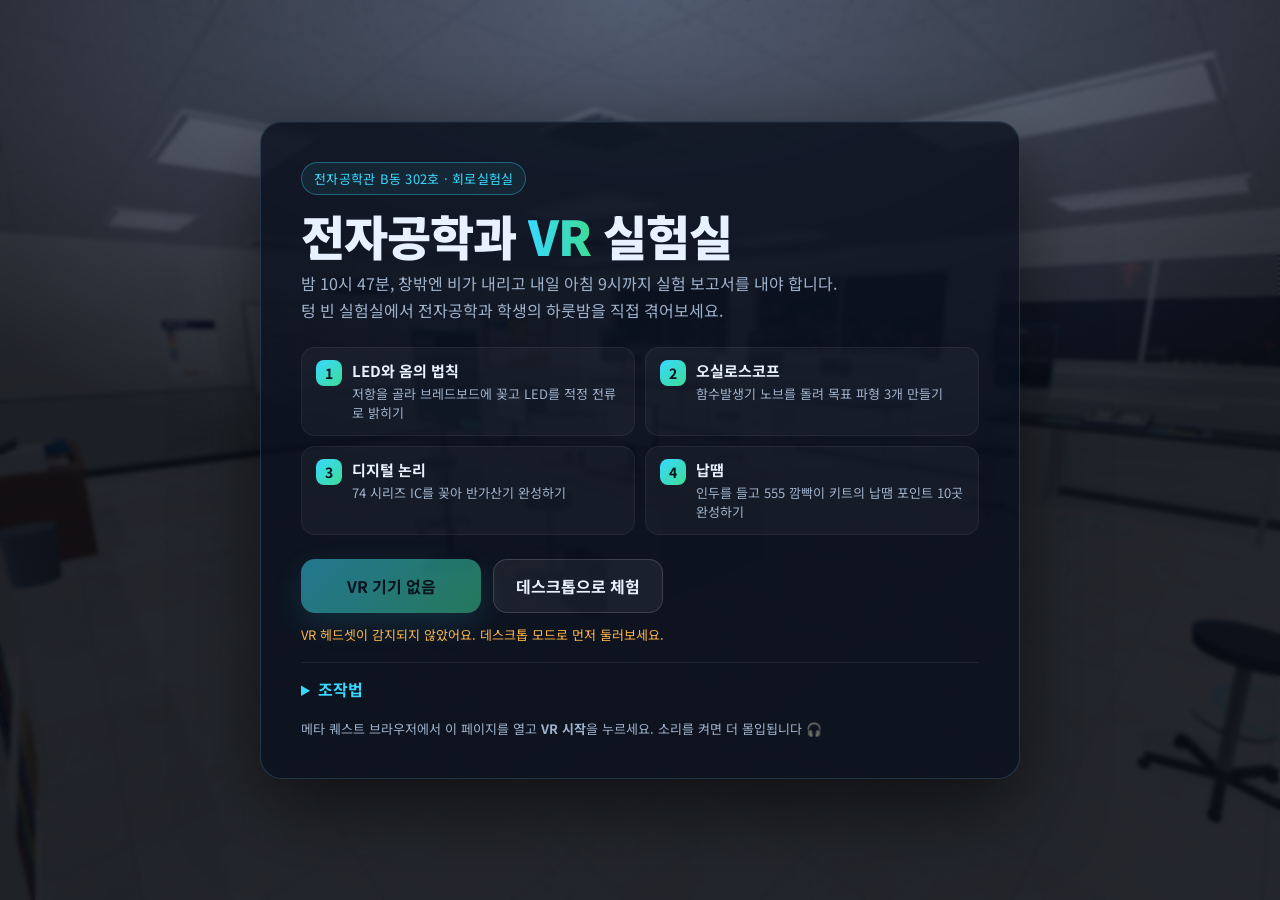
<file: index.html>
<!doctype html>
<html lang="ko">
<head>
  <meta charset="utf-8" />
  <meta name="viewport" content="width=device-width, initial-scale=1, viewport-fit=cover" />
  <meta name="theme-color" content="#070b14" />
  <link rel="icon" href="data:image/svg+xml,%3Csvg xmlns='http://www.w3.org/2000/svg' viewBox='0 0 100 100'%3E%3Ctext y='.9em' font-size='90'%3E%E2%9A%A1%3C/text%3E%3C/svg%3E" />
  <title>전자공학과 VR 실험실</title>
  <meta name="description" content="메타 퀘스트용 몰입형 전자공학과 체험 — 밤의 회로실험실에서 LED 회로, 오실로스코프, 논리회로, 납땜 실습을 직접 해보세요." />
  <link rel="preconnect" href="https://fonts.googleapis.com" />
  <link rel="preconnect" href="https://fonts.gstatic.com" crossorigin />
  <link href="https://fonts.googleapis.com/css2?family=Nanum+Pen+Script&family=Noto+Sans+KR:wght@400;500;700;900&family=Share+Tech+Mono&display=swap" rel="stylesheet" />
  <link rel="stylesheet" href="css/style.css" />
  <script type="importmap">
    {
      "imports": {
        "three": "./vendor/three/three.module.js",
        "three/addons/": "./vendor/three/addons/"
      }
    }
  </script>
</head>
<body>
  <div id="app"></div>

  <!-- 데스크톱 HUD -->
  <div id="hud" class="hidden">
    <div id="crosshair"><span></span></div>
    <div id="objective"></div>
    <div id="hint">WASD 이동 · 마우스 시점 · 클릭 잡기/누르기 · 휠 노브 돌리기 · R 부품 회전 · ESC 메뉴</div>
  </div>
  <div id="toast" class="hidden"></div>

  <!-- 시작 화면 -->
  <div id="overlay">
    <div class="card">
      <div class="badge">전자공학관 B동 302호 · 회로실험실</div>
      <h1>전자공학과 <em>VR</em> 실험실</h1>
      <p class="lead">밤 10시 47분, 창밖엔 비가 내리고 내일 아침 9시까지 실험 보고서를 내야 합니다.<br />
        텅 빈 실험실에서 전자공학과 학생의 하룻밤을 직접 겪어보세요.</p>

      <ol class="missions">
        <li><b>LED와 옴의 법칙</b><span>저항을 골라 브레드보드에 꽂고 LED를 적정 전류로 밝히기</span></li>
        <li><b>오실로스코프</b><span>함수발생기 노브를 돌려 목표 파형 3개 만들기</span></li>
        <li><b>디지털 논리</b><span>74 시리즈 IC를 꽂아 반가산기 완성하기</span></li>
        <li><b>납땜</b><span>인두를 들고 555 깜빡이 키트의 납땜 포인트 10곳 완성하기</span></li>
      </ol>

      <div class="buttons">
        <button id="btn-vr" class="primary" disabled>VR 준비 중…</button>
        <button id="btn-desktop">데스크톱으로 체험</button>
      </div>
      <p id="xr-status" class="status"></p>

      <details class="controls">
        <summary>조작법</summary>
        <div class="grid">
          <div><h3>메타 퀘스트 컨트롤러</h3>
            <ul>
              <li><kbd>트리거</kbd> 또는 <kbd>그립</kbd> — 잡기 · 버튼 누르기</li>
              <li>노브를 잡은 채 <b>손목을 비틀기</b> — 값 조절 (스틱 좌우로도 가능)</li>
              <li><kbd>왼쪽 스틱</kbd> 이동 · <kbd>오른쪽 스틱</kbd> 회전</li>
              <li>바닥의 <b>파란 원</b>을 가리키고 트리거 — 순간이동</li>
              <li>왼손 손목을 보면 현재 미션이 보여요</li>
              <li>핸드 트래킹: 엄지·검지 <b>집기</b>로 잡기</li>
            </ul>
          </div>
          <div><h3>데스크톱</h3>
            <ul>
              <li><kbd>W A S D</kbd> 이동 · 마우스 시점</li>
              <li><kbd>클릭</kbd> 잡기/놓기 · 버튼 누르기</li>
              <li><kbd>휠</kbd> 노브 돌리기 · <kbd>R</kbd> 잡은 부품 180° 회전</li>
              <li><kbd>ESC</kbd> 메뉴</li>
            </ul>
          </div>
        </div>
      </details>
      <p class="foot">메타 퀘스트 브라우저에서 이 페이지를 열고 <b>VR 시작</b>을 누르세요. 소리를 켜면 더 몰입됩니다 🎧</p>
    </div>
  </div>

  <div id="loading"><div class="spinner"></div><p>실험실 불을 켜는 중…</p></div>

  <script type="module" src="src/main.js"></script>
</body>
</html>
</file>
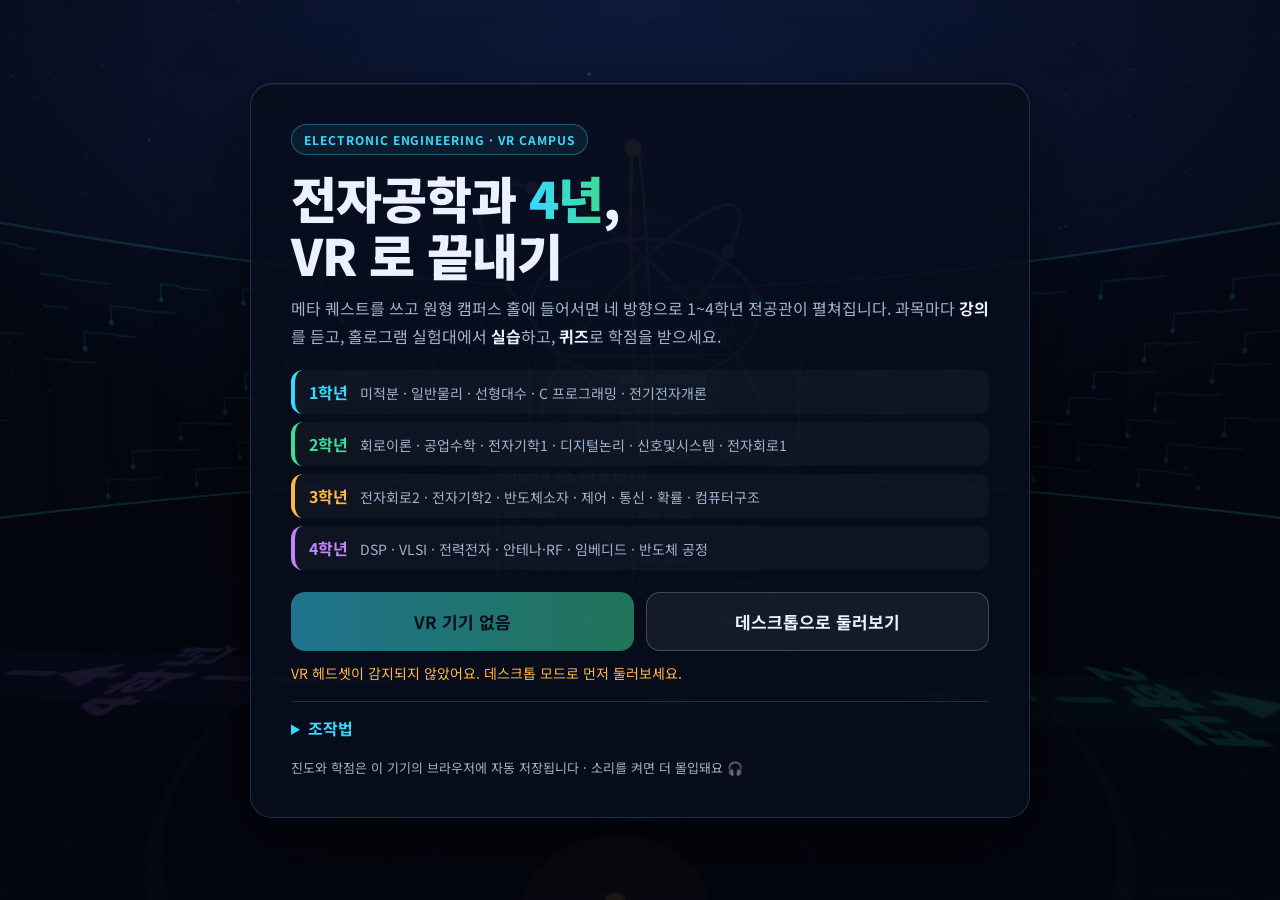
<file: campus/index.html>
<!doctype html>
<html lang="ko">
<head>
  <meta charset="utf-8" />
  <meta name="viewport" content="width=device-width, initial-scale=1, viewport-fit=cover" />
  <meta name="theme-color" content="#05080f" />
  <link rel="icon" href="data:image/svg+xml,%3Csvg xmlns='http://www.w3.org/2000/svg' viewBox='0 0 100 100'%3E%3Ctext y='.9em' font-size='90'%3E%F0%9F%8E%93%3C/text%3E%3C/svg%3E" />
  <title>전자공학과 VR 캠퍼스</title>
  <meta name="description" content="메타 퀘스트용 몰입형 전자공학과 1~4학년 전 과정 학습 공간 — 24과목 강의, 3D 홀로그램 실습, 퀴즈와 학점." />
  <link rel="preconnect" href="https://fonts.googleapis.com" />
  <link rel="preconnect" href="https://fonts.gstatic.com" crossorigin />
  <link href="https://fonts.googleapis.com/css2?family=JetBrains+Mono:wght@500;700;800&family=Noto+Sans+KR:wght@400;500;600;700;800;900&display=swap" rel="stylesheet" />
  <link rel="stylesheet" href="css/style.css" />
  <script type="importmap">
    {
      "imports": {
        "three": "../vendor/three/three.module.js",
        "three/addons/": "../vendor/three/addons/"
      }
    }
  </script>
</head>
<body>
  <div id="app"></div>

  <div id="hud" class="hidden">
    <div id="crosshair"><span></span></div>
    <div id="hint">WASD 이동 · 마우스 시점 · 클릭 선택 · 바닥 클릭 순간이동 · 1~4 학년 이동 · H 중앙 홀 · M 메뉴 · ESC 나가기</div>
  </div>
  <div id="toast" class="hidden"></div>

  <div id="overlay">
    <div class="card">
      <div class="badge">ELECTRONIC ENGINEERING · VR CAMPUS</div>
      <h1>전자공학과 <em>4년</em>,<br />VR 로 끝내기</h1>
      <p class="lead">메타 퀘스트를 쓰고 원형 캠퍼스 홀에 들어서면 네 방향으로 1~4학년 전공관이 펼쳐집니다.
        과목마다 <b>강의</b>를 듣고, 홀로그램 실험대에서 <b>실습</b>하고, <b>퀴즈</b>로 학점을 받으세요.</p>

      <div class="years">
        <div style="--c:#38d9ff"><b>1학년</b><span>미적분 · 일반물리 · 선형대수 · C 프로그래밍 · 전기전자개론</span></div>
        <div style="--c:#3ddc97"><b>2학년</b><span>회로이론 · 공업수학 · 전자기학1 · 디지털논리 · 신호및시스템 · 전자회로1</span></div>
        <div style="--c:#ffb547"><b>3학년</b><span>전자회로2 · 전자기학2 · 반도체소자 · 제어 · 통신 · 확률 · 컴퓨터구조</span></div>
        <div style="--c:#c084fc"><b>4학년</b><span>DSP · VLSI · 전력전자 · 안테나·RF · 임베디드 · 반도체 공정</span></div>
      </div>

      <div class="buttons">
        <button id="btn-vr" class="primary" disabled>VR 준비 중…</button>
        <button id="btn-desktop">데스크톱으로 둘러보기</button>
      </div>
      <p id="xr-status" class="status"></p>

      <details class="controls">
        <summary>조작법</summary>
        <div class="grid">
          <div><h3>메타 퀘스트</h3>
            <ul>
              <li><kbd>트리거</kbd>/<kbd>그립</kbd> — 버튼 누르기 · 바닥 가리키면 순간이동</li>
              <li><kbd>왼쪽 스틱</kbd> 걷기 · <kbd>오른쪽 스틱</kbd> 30° 회전</li>
              <li><kbd>A</kbd><kbd>B</kbd><kbd>X</kbd><kbd>Y</kbd> — 빠른 메뉴(학년 이동·눈높이·소리)</li>
              <li>핸드 트래킹: 엄지·검지 <b>집기</b> = 누르기</li>
            </ul>
          </div>
          <div><h3>데스크톱</h3>
            <ul>
              <li><kbd>W A S D</kbd> 이동 · 마우스 시점 · <kbd>클릭</kbd> 선택</li>
              <li><kbd>1</kbd>~<kbd>4</kbd> 학년 이동 · <kbd>H</kbd> 중앙 홀</li>
              <li><kbd>M</kbd> 메뉴 · <kbd>ESC</kbd> 나가기</li>
            </ul>
          </div>
        </div>
      </details>
      <p class="foot">진도와 학점은 이 기기의 브라우저에 자동 저장됩니다 · 소리를 켜면 더 몰입돼요 🎧</p>
    </div>
  </div>

  <div id="loading"><div class="spinner"></div><p>캠퍼스 불을 켜는 중…</p></div>

  <script type="module" src="src/main.js"></script>
</body>
</html>
</file>
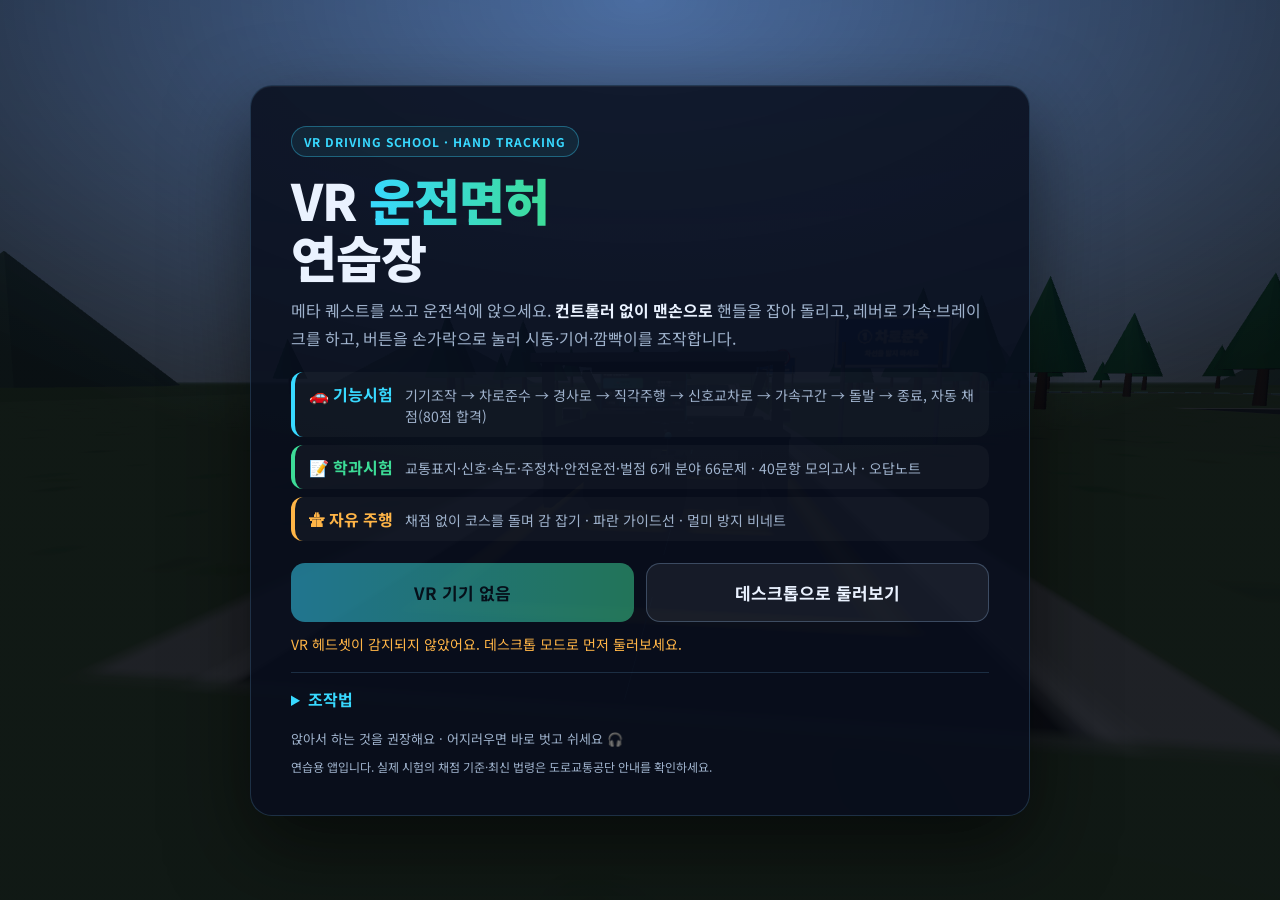
<file: driving/index.html>
<!doctype html>
<html lang="ko">
<head>
  <meta charset="utf-8" />
  <meta name="viewport" content="width=device-width, initial-scale=1, viewport-fit=cover" />
  <meta name="theme-color" content="#05080f" />
  <link rel="icon" href="data:image/svg+xml,%3Csvg xmlns='http://www.w3.org/2000/svg' viewBox='0 0 100 100'%3E%3Ctext y='.9em' font-size='90'%3E%F0%9F%9A%97%3C/text%3E%3C/svg%3E" />
  <title>VR 운전면허 연습장</title>
  <meta name="description" content="메타 퀘스트용 운전면허 연습 — 학과시험 문제 풀이와 장내 기능시험 코스 주행을 손(핸드 트래킹)으로 연습하세요." />
  <link rel="preconnect" href="https://fonts.googleapis.com" />
  <link rel="preconnect" href="https://fonts.gstatic.com" crossorigin />
  <link href="https://fonts.googleapis.com/css2?family=JetBrains+Mono:wght@500;700;800&family=Noto+Sans+KR:wght@400;500;600;700;800;900&display=swap" rel="stylesheet" />
  <link rel="stylesheet" href="css/style.css" />
  <script type="importmap">
    {
      "imports": {
        "three": "../vendor/three/three.module.js",
        "three/addons/": "../vendor/three/addons/"
      }
    }
  </script>
</head>
<body>
  <div id="app"></div>

  <div id="hud" class="hidden">
    <div id="crosshair"><span></span></div>
    <div id="hint">↑↓←→ 운전 · E 시동 · B 벨트 · 1~4 기어(P R N D) · Z/C 깜빡이 · X 비상등 · L 전조등 · M 메뉴 · 마우스 시점·클릭 · ESC 나가기</div>
  </div>
  <div id="toast" class="hidden"></div>

  <div id="overlay">
    <div class="card">
      <div class="badge">VR DRIVING SCHOOL · HAND TRACKING</div>
      <h1>VR <em>운전면허</em><br />연습장</h1>
      <p class="lead">메타 퀘스트를 쓰고 운전석에 앉으세요. <b>컨트롤러 없이 맨손으로</b> 핸들을 잡아 돌리고,
        레버로 가속·브레이크를 하고, 버튼을 손가락으로 눌러 시동·기어·깜빡이를 조작합니다.</p>

      <div class="modes">
        <div style="--c:#38d9ff"><b>🚗 기능시험</b><span>기기조작 → 차로준수 → 경사로 → 직각주행 → 신호교차로 → 가속구간 → 돌발 → 종료, 자동 채점(80점 합격)</span></div>
        <div style="--c:#3ddc97"><b>📝 학과시험</b><span>교통표지·신호·속도·주정차·안전운전·벌점 6개 분야 66문제 · 40문항 모의고사 · 오답노트</span></div>
        <div style="--c:#ffb547"><b>🛣 자유 주행</b><span>채점 없이 코스를 돌며 감 잡기 · 파란 가이드선 · 멀미 방지 비네트</span></div>
      </div>

      <div class="buttons">
        <button id="btn-vr" class="primary" disabled>VR 준비 중…</button>
        <button id="btn-desktop">데스크톱으로 둘러보기</button>
      </div>
      <p id="xr-status" class="status"></p>

      <details class="controls">
        <summary>조작법</summary>
        <div class="grid">
          <div><h3>맨손(핸드 트래킹)</h3>
            <ul>
              <li>핸들 림을 <b>엄지·검지로 집어서</b> 돌리기(양손 가능)</li>
              <li>오른쪽 <b>레버를 집고 밀면 가속</b>, 당기면 브레이크, 놓으면 중립</li>
              <li>시동·기어·깜빡이 버튼은 <b>손가락으로 꾹</b></li>
              <li>메뉴 패널은 손가락으로 직접 터치</li>
              <li>시야가 어긋나면 대시보드 <b>[자리 맞춤]</b></li>
            </ul>
          </div>
          <div><h3>컨트롤러 · 데스크톱</h3>
            <ul>
              <li><kbd>그립</kbd>으로 핸들 잡기 · 오른 <kbd>트리거</kbd> 가속 · 왼 <kbd>트리거</kbd> 브레이크</li>
              <li>핸들을 안 잡아도 왼 스틱 조향, 오른 스틱 가속/브레이크</li>
              <li><kbd>A</kbd><kbd>B</kbd><kbd>X</kbd><kbd>Y</kbd> 메뉴</li>
              <li>데스크톱: <kbd>↑↓←→</kbd> 운전, <kbd>E</kbd> 시동, <kbd>1</kbd>~<kbd>4</kbd> 기어</li>
            </ul>
          </div>
        </div>
      </details>
      <p class="foot">앉아서 하는 것을 권장해요 · 어지러우면 바로 벗고 쉬세요 🎧</p>
      <p class="note">연습용 앱입니다. 실제 시험의 채점 기준·최신 법령은 도로교통공단 안내를 확인하세요.</p>
    </div>
  </div>

  <div id="loading"><div class="spinner"></div><p>시험장 문을 여는 중…</p></div>

  <script type="module" src="src/main.js"></script>
</body>
</html>
</file>
<file: css/style.css>
:root {
  --bg: #070b14;
  --card: rgba(10, 16, 30, 0.82);
  --line: rgba(120, 200, 255, 0.18);
  --text: #e8f1ff;
  --muted: #9fb2cc;
  --accent: #38d9ff;
  --accent-2: #3ddc97;
  --warn: #ffb547;
  --font: "Noto Sans KR", "Apple SD Gothic Neo", "Malgun Gothic", system-ui, sans-serif;
}

* { box-sizing: border-box; }

html, body {
  margin: 0;
  height: 100%;
  background: var(--bg);
  color: var(--text);
  font-family: var(--font);
  overflow: hidden;
  -webkit-font-smoothing: antialiased;
}

#app, #app canvas { position: fixed; inset: 0; width: 100%; height: 100%; display: block; }

.hidden { display: none !important; }

/* ---------- 시작 화면 ---------- */
#overlay {
  position: fixed;
  inset: 0;
  display: flex;
  align-items: center;
  justify-content: center;
  padding: 16px;
  background: radial-gradient(120% 90% at 50% 0%, rgba(20, 40, 80, 0.55), rgba(5, 8, 16, 0.86) 60%);
  backdrop-filter: blur(2px);
  overflow-y: auto;
  z-index: 10;
}

.card {
  width: min(760px, 100%);
  margin: auto;
  padding: clamp(20px, 4vw, 40px);
  background: var(--card);
  border: 1px solid var(--line);
  border-radius: 22px;
  box-shadow: 0 30px 80px rgba(0, 0, 0, 0.55), inset 0 1px 0 rgba(255, 255, 255, 0.05);
}

.badge {
  display: inline-block;
  padding: 6px 12px;
  font-size: 13px;
  color: var(--accent);
  border: 1px solid rgba(56, 217, 255, 0.35);
  border-radius: 999px;
  background: rgba(56, 217, 255, 0.07);
  letter-spacing: 0.02em;
}

h1 {
  margin: 14px 0 8px;
  font-size: clamp(30px, 6vw, 48px);
  font-weight: 900;
  letter-spacing: -0.02em;
  line-height: 1.1;
}

h1 em {
  font-style: normal;
  background: linear-gradient(90deg, var(--accent), var(--accent-2));
  -webkit-background-clip: text;
  background-clip: text;
  color: transparent;
}

.lead { color: var(--muted); line-height: 1.7; margin: 0 0 22px; }

.missions {
  list-style: none;
  counter-reset: m;
  margin: 0 0 24px;
  padding: 0;
  display: grid;
  grid-template-columns: repeat(auto-fit, minmax(220px, 1fr));
  gap: 10px;
}

.missions li {
  counter-increment: m;
  position: relative;
  padding: 12px 14px 12px 50px;
  border-radius: 14px;
  background: rgba(255, 255, 255, 0.035);
  border: 1px solid rgba(255, 255, 255, 0.06);
}

.missions li::before {
  content: counter(m);
  position: absolute;
  left: 14px;
  top: 12px;
  width: 26px;
  height: 26px;
  display: grid;
  place-items: center;
  border-radius: 8px;
  font-weight: 700;
  font-size: 14px;
  color: #04121c;
  background: linear-gradient(135deg, var(--accent), var(--accent-2));
}

.missions b { display: block; font-size: 15px; }
.missions span { display: block; font-size: 13px; color: var(--muted); margin-top: 3px; line-height: 1.5; }

.buttons { display: flex; flex-wrap: wrap; gap: 12px; }

button {
  font: inherit;
  font-weight: 700;
  font-size: 16px;
  padding: 14px 22px;
  border-radius: 14px;
  border: 1px solid rgba(255, 255, 255, 0.14);
  background: rgba(255, 255, 255, 0.06);
  color: var(--text);
  cursor: pointer;
  transition: transform 0.12s ease, background 0.2s ease, box-shadow 0.2s ease;
}

button:hover:not(:disabled) { transform: translateY(-1px); background: rgba(255, 255, 255, 0.1); }

button.primary {
  border: none;
  color: #03121a;
  background: linear-gradient(135deg, var(--accent), var(--accent-2));
  box-shadow: 0 10px 30px rgba(56, 217, 255, 0.25);
  min-width: 180px;
}

button.primary:hover:not(:disabled) { box-shadow: 0 14px 40px rgba(56, 217, 255, 0.4); background: linear-gradient(135deg, #5be2ff, #5ae8ab); }
button:disabled { opacity: 0.5; cursor: not-allowed; }

.status { min-height: 1.2em; margin: 12px 0 0; font-size: 13px; color: var(--warn); }

.controls { margin-top: 18px; border-top: 1px solid rgba(255, 255, 255, 0.07); padding-top: 14px; }
.controls summary { cursor: pointer; color: var(--accent); font-weight: 700; }
.controls .grid { display: grid; grid-template-columns: repeat(auto-fit, minmax(240px, 1fr)); gap: 16px; margin-top: 10px; }
.controls h3 { font-size: 14px; margin: 6px 0; }
.controls ul { margin: 0; padding-left: 18px; color: var(--muted); font-size: 13px; line-height: 1.8; }

kbd {
  display: inline-block;
  padding: 1px 7px;
  font-family: var(--font);
  font-size: 12px;
  border-radius: 6px;
  background: rgba(255, 255, 255, 0.08);
  border: 1px solid rgba(255, 255, 255, 0.15);
  color: var(--text);
}

.foot { margin: 18px 0 0; font-size: 13px; color: var(--muted); }

/* ---------- 로딩 ---------- */
#loading {
  position: fixed;
  inset: 0;
  display: grid;
  place-content: center;
  justify-items: center;
  gap: 14px;
  background: var(--bg);
  z-index: 20;
  color: var(--muted);
  transition: opacity 0.6s ease;
}

#loading.done { opacity: 0; pointer-events: none; }

.spinner {
  width: 44px;
  height: 44px;
  border-radius: 50%;
  border: 3px solid rgba(56, 217, 255, 0.15);
  border-top-color: var(--accent);
  animation: spin 0.9s linear infinite;
}

@keyframes spin { to { transform: rotate(360deg); } }

/* ---------- 데스크톱 HUD ---------- */
#hud { position: fixed; inset: 0; pointer-events: none; z-index: 5; }

#crosshair {
  position: absolute;
  left: 50%;
  top: 50%;
  width: 18px;
  height: 18px;
  margin: -9px 0 0 -9px;
  border-radius: 50%;
  border: 2px solid rgba(255, 255, 255, 0.75);
  box-shadow: 0 0 6px rgba(0, 0, 0, 0.6);
  transition: transform 0.12s ease, border-color 0.12s ease;
}

#crosshair span {
  position: absolute;
  left: 50%;
  top: 50%;
  width: 4px;
  height: 4px;
  margin: -2px 0 0 -2px;
  border-radius: 50%;
  background: #fff;
}

#crosshair.active { transform: scale(1.35); border-color: var(--accent); }

#objective {
  position: absolute;
  left: 16px;
  top: 16px;
  max-width: min(420px, calc(100% - 32px));
  padding: 12px 16px;
  border-radius: 14px;
  background: rgba(8, 14, 26, 0.72);
  border: 1px solid var(--line);
  font-size: 14px;
  line-height: 1.6;
  white-space: pre-line;
}

#objective b { color: var(--accent); }

#hint {
  position: absolute;
  left: 50%;
  bottom: 16px;
  transform: translateX(-50%);
  max-width: calc(100% - 32px);
  padding: 8px 14px;
  border-radius: 999px;
  background: rgba(8, 14, 26, 0.6);
  font-size: 12px;
  color: var(--muted);
  text-align: center;
}

#toast {
  position: fixed;
  left: 50%;
  top: 18%;
  transform: translateX(-50%);
  max-width: calc(100% - 32px);
  padding: 14px 22px;
  border-radius: 16px;
  background: rgba(8, 14, 26, 0.85);
  border: 1px solid rgba(61, 220, 151, 0.4);
  font-size: 16px;
  font-weight: 700;
  text-align: center;
  white-space: pre-line;
  z-index: 6;
  pointer-events: none;
  animation: toast-in 0.25s ease;
}

#toast.warn { border-color: rgba(255, 181, 71, 0.5); }
#toast.error { border-color: rgba(255, 93, 93, 0.55); }

@keyframes toast-in { from { opacity: 0; transform: translate(-50%, -8px); } }

@media (max-width: 520px) {
  .missions li { padding-left: 46px; }
  button { width: 100%; }
}
</file>
<file: campus/css/style.css>
:root {
  --bg: #05080f;
  --card: rgba(9, 15, 30, 0.86);
  --line: rgba(120, 200, 255, 0.18);
  --text: #eaf2ff;
  --muted: #9fb2cc;
  --accent: #38d9ff;
  --accent-2: #3ddc97;
  --font: "Noto Sans KR", "Apple SD Gothic Neo", "Malgun Gothic", system-ui, sans-serif;
}

* { box-sizing: border-box; }

html, body {
  margin: 0;
  height: 100%;
  background: var(--bg);
  color: var(--text);
  font-family: var(--font);
  overflow: hidden;
  -webkit-font-smoothing: antialiased;
}

#app, #app canvas { position: fixed; inset: 0; width: 100%; height: 100%; display: block; }

.hidden { display: none !important; }

#overlay {
  position: fixed;
  inset: 0;
  display: flex;
  padding: 16px;
  background: radial-gradient(120% 90% at 50% 0%, rgba(20, 40, 90, 0.5), rgba(4, 7, 14, 0.85) 60%);
  overflow-y: auto;
  z-index: 10;
}

.card {
  width: min(780px, 100%);
  margin: auto;
  padding: clamp(20px, 4vw, 40px);
  background: var(--card);
  border: 1px solid var(--line);
  border-radius: 22px;
  box-shadow: 0 30px 80px rgba(0, 0, 0, 0.55), inset 0 1px 0 rgba(255, 255, 255, 0.05);
}

.badge {
  display: inline-block;
  padding: 6px 12px;
  font-size: 12px;
  font-weight: 700;
  letter-spacing: 0.08em;
  color: var(--accent);
  border: 1px solid rgba(56, 217, 255, 0.35);
  border-radius: 999px;
  background: rgba(56, 217, 255, 0.07);
}

h1 {
  margin: 14px 0 10px;
  font-size: clamp(30px, 6.4vw, 50px);
  font-weight: 900;
  letter-spacing: -0.02em;
  line-height: 1.15;
}

h1 em {
  font-style: normal;
  background: linear-gradient(90deg, var(--accent), var(--accent-2));
  -webkit-background-clip: text;
  background-clip: text;
  color: transparent;
}

.lead { color: var(--muted); line-height: 1.75; margin: 0 0 20px; }
.lead b { color: var(--text); }

.years { display: grid; gap: 8px; margin-bottom: 22px; }
.years div {
  display: flex;
  gap: 12px;
  align-items: baseline;
  padding: 10px 14px;
  border-radius: 12px;
  background: rgba(255, 255, 255, 0.03);
  border-left: 4px solid var(--c);
}
.years b { color: var(--c); white-space: nowrap; }
.years span { color: var(--muted); font-size: 14px; line-height: 1.5; }

.buttons { display: flex; gap: 12px; flex-wrap: wrap; }

button {
  flex: 1 1 220px;
  padding: 16px 20px;
  font: 700 17px var(--font);
  color: var(--text);
  background: rgba(255, 255, 255, 0.06);
  border: 1px solid rgba(150, 190, 230, 0.3);
  border-radius: 14px;
  cursor: pointer;
  transition: transform 0.12s, background 0.2s, border-color 0.2s;
}
button:hover:not(:disabled) { transform: translateY(-1px); border-color: var(--accent); background: rgba(56, 217, 255, 0.12); }
button.primary { color: #03121a; border: none; background: linear-gradient(90deg, var(--accent), var(--accent-2)); }
button.primary:hover:not(:disabled) { background: linear-gradient(90deg, #7deaff, #7ef2c4); }
button:disabled { opacity: 0.5; cursor: not-allowed; }

.status { min-height: 1.4em; color: #ffb547; font-size: 14px; margin: 12px 0 0; }

.controls { margin-top: 18px; border-top: 1px solid var(--line); padding-top: 14px; }
.controls summary { cursor: pointer; color: var(--accent); font-weight: 700; }
.controls .grid { display: grid; grid-template-columns: repeat(auto-fit, minmax(240px, 1fr)); gap: 12px; margin-top: 10px; }
.controls h3 { font-size: 15px; margin: 8px 0; }
.controls ul { margin: 0; padding-left: 18px; color: var(--muted); font-size: 14px; line-height: 1.9; }
kbd {
  display: inline-block;
  padding: 1px 7px;
  font: 600 12px var(--font);
  color: var(--text);
  background: rgba(255, 255, 255, 0.08);
  border: 1px solid rgba(255, 255, 255, 0.18);
  border-radius: 6px;
}

.foot { color: var(--muted); font-size: 13px; margin: 18px 0 0; }

#hud { position: fixed; inset: 0; pointer-events: none; z-index: 5; }
#crosshair { position: absolute; left: 50%; top: 50%; width: 22px; height: 22px; transform: translate(-50%, -50%); }
#crosshair span {
  position: absolute; inset: 7px; border-radius: 50%;
  background: rgba(255, 255, 255, 0.85); box-shadow: 0 0 6px rgba(0, 0, 0, 0.6);
  transition: inset 0.12s, background 0.12s;
}
#crosshair.active span { inset: 3px; background: var(--accent); }
#hint {
  position: absolute; left: 50%; bottom: 16px; transform: translateX(-50%);
  width: max-content; max-width: calc(100% - 32px);
  padding: 8px 14px; border-radius: 10px;
  font-size: 13px; color: var(--muted); background: rgba(5, 9, 18, 0.7);
  text-align: center;
}

#toast {
  position: fixed; left: 50%; top: 18px; transform: translateX(-50%);
  max-width: calc(100% - 32px);
  padding: 12px 18px; border-radius: 12px; z-index: 20;
  font-weight: 700; background: rgba(9, 15, 30, 0.92); border: 1px solid var(--accent-2);
}

#loading {
  position: fixed; inset: 0; z-index: 30;
  display: flex; flex-direction: column; align-items: center; justify-content: center; gap: 16px;
  background: var(--bg); color: var(--muted);
  transition: opacity 0.6s;
}
#loading.done { opacity: 0; pointer-events: none; }
.spinner {
  width: 44px; height: 44px; border-radius: 50%;
  border: 3px solid rgba(56, 217, 255, 0.2); border-top-color: var(--accent);
  animation: spin 0.9s linear infinite;
}
@keyframes spin { to { transform: rotate(360deg); } }
</file>
<file: driving/css/style.css>
:root {
  --bg: #05080f;
  --card: rgba(9, 15, 30, 0.86);
  --line: rgba(120, 200, 255, 0.18);
  --text: #eaf2ff;
  --muted: #9fb2cc;
  --accent: #38d9ff;
  --accent-2: #3ddc97;
  --font: "Noto Sans KR", "Apple SD Gothic Neo", "Malgun Gothic", system-ui, sans-serif;
}

* { box-sizing: border-box; }

html, body {
  margin: 0;
  height: 100%;
  background: var(--bg);
  color: var(--text);
  font-family: var(--font);
  overflow: hidden;
  -webkit-font-smoothing: antialiased;
}

#app, #app canvas { position: fixed; inset: 0; width: 100%; height: 100%; display: block; }

.hidden { display: none !important; }

#overlay {
  position: fixed;
  inset: 0;
  display: flex;
  padding: 16px;
  background: radial-gradient(120% 90% at 50% 0%, rgba(20, 40, 90, 0.5), rgba(4, 7, 14, 0.85) 60%);
  overflow-y: auto;
  z-index: 10;
}

.card {
  width: min(780px, 100%);
  margin: auto;
  padding: clamp(20px, 4vw, 40px);
  background: var(--card);
  border: 1px solid var(--line);
  border-radius: 22px;
  box-shadow: 0 30px 80px rgba(0, 0, 0, 0.55), inset 0 1px 0 rgba(255, 255, 255, 0.05);
}

.badge {
  display: inline-block;
  padding: 6px 12px;
  font-size: 12px;
  font-weight: 700;
  letter-spacing: 0.08em;
  color: var(--accent);
  border: 1px solid rgba(56, 217, 255, 0.35);
  border-radius: 999px;
  background: rgba(56, 217, 255, 0.07);
}

h1 {
  margin: 14px 0 10px;
  font-size: clamp(30px, 6.4vw, 50px);
  font-weight: 900;
  letter-spacing: -0.02em;
  line-height: 1.15;
}

h1 em {
  font-style: normal;
  background: linear-gradient(90deg, var(--accent), var(--accent-2));
  -webkit-background-clip: text;
  background-clip: text;
  color: transparent;
}

.lead { color: var(--muted); line-height: 1.75; margin: 0 0 20px; }
.lead b { color: var(--text); }

.years { display: grid; gap: 8px; margin-bottom: 22px; }
.years div {
  display: flex;
  gap: 12px;
  align-items: baseline;
  padding: 10px 14px;
  border-radius: 12px;
  background: rgba(255, 255, 255, 0.03);
  border-left: 4px solid var(--c);
}
.years b { color: var(--c); white-space: nowrap; }
.years span { color: var(--muted); font-size: 14px; line-height: 1.5; }

.buttons { display: flex; gap: 12px; flex-wrap: wrap; }

button {
  flex: 1 1 220px;
  padding: 16px 20px;
  font: 700 17px var(--font);
  color: var(--text);
  background: rgba(255, 255, 255, 0.06);
  border: 1px solid rgba(150, 190, 230, 0.3);
  border-radius: 14px;
  cursor: pointer;
  transition: transform 0.12s, background 0.2s, border-color 0.2s;
}
button:hover:not(:disabled) { transform: translateY(-1px); border-color: var(--accent); background: rgba(56, 217, 255, 0.12); }
button.primary { color: #03121a; border: none; background: linear-gradient(90deg, var(--accent), var(--accent-2)); }
button.primary:hover:not(:disabled) { background: linear-gradient(90deg, #7deaff, #7ef2c4); }
button:disabled { opacity: 0.5; cursor: not-allowed; }

.status { min-height: 1.4em; color: #ffb547; font-size: 14px; margin: 12px 0 0; }

.controls { margin-top: 18px; border-top: 1px solid var(--line); padding-top: 14px; }
.controls summary { cursor: pointer; color: var(--accent); font-weight: 700; }
.controls .grid { display: grid; grid-template-columns: repeat(auto-fit, minmax(240px, 1fr)); gap: 12px; margin-top: 10px; }
.controls h3 { font-size: 15px; margin: 8px 0; }
.controls ul { margin: 0; padding-left: 18px; color: var(--muted); font-size: 14px; line-height: 1.9; }
kbd {
  display: inline-block;
  padding: 1px 7px;
  font: 600 12px var(--font);
  color: var(--text);
  background: rgba(255, 255, 255, 0.08);
  border: 1px solid rgba(255, 255, 255, 0.18);
  border-radius: 6px;
}

.foot { color: var(--muted); font-size: 13px; margin: 18px 0 0; }

#hud { position: fixed; inset: 0; pointer-events: none; z-index: 5; }
#crosshair { position: absolute; left: 50%; top: 50%; width: 22px; height: 22px; transform: translate(-50%, -50%); }
#crosshair span {
  position: absolute; inset: 7px; border-radius: 50%;
  background: rgba(255, 255, 255, 0.85); box-shadow: 0 0 6px rgba(0, 0, 0, 0.6);
  transition: inset 0.12s, background 0.12s;
}
#crosshair.active span { inset: 3px; background: var(--accent); }
#hint {
  position: absolute; left: 50%; bottom: 16px; transform: translateX(-50%);
  width: max-content; max-width: calc(100% - 32px);
  padding: 8px 14px; border-radius: 10px;
  font-size: 13px; color: var(--muted); background: rgba(5, 9, 18, 0.7);
  text-align: center;
}

#toast {
  position: fixed; left: 50%; top: 18px; transform: translateX(-50%);
  max-width: calc(100% - 32px);
  padding: 12px 18px; border-radius: 12px; z-index: 20;
  font-weight: 700; background: rgba(9, 15, 30, 0.92); border: 1px solid var(--accent-2);
}

#loading {
  position: fixed; inset: 0; z-index: 30;
  display: flex; flex-direction: column; align-items: center; justify-content: center; gap: 16px;
  background: var(--bg); color: var(--muted);
  transition: opacity 0.6s;
}
#loading.done { opacity: 0; pointer-events: none; }
.spinner {
  width: 44px; height: 44px; border-radius: 50%;
  border: 3px solid rgba(56, 217, 255, 0.2); border-top-color: var(--accent);
  animation: spin 0.9s linear infinite;
}
@keyframes spin { to { transform: rotate(360deg); } }

/* 운전면허 앱 추가 */
.modes { display: grid; gap: 8px; margin-bottom: 22px; }
.modes div {
  display: flex; gap: 12px; align-items: baseline;
  padding: 10px 14px; border-radius: 12px;
  background: rgba(255, 255, 255, 0.03); border-left: 4px solid var(--c);
}
.modes b { color: var(--c); white-space: nowrap; }
.modes span { color: var(--muted); font-size: 14px; line-height: 1.5; }
.note { color: var(--muted); font-size: 12px; margin: 10px 0 0; }
</file>
